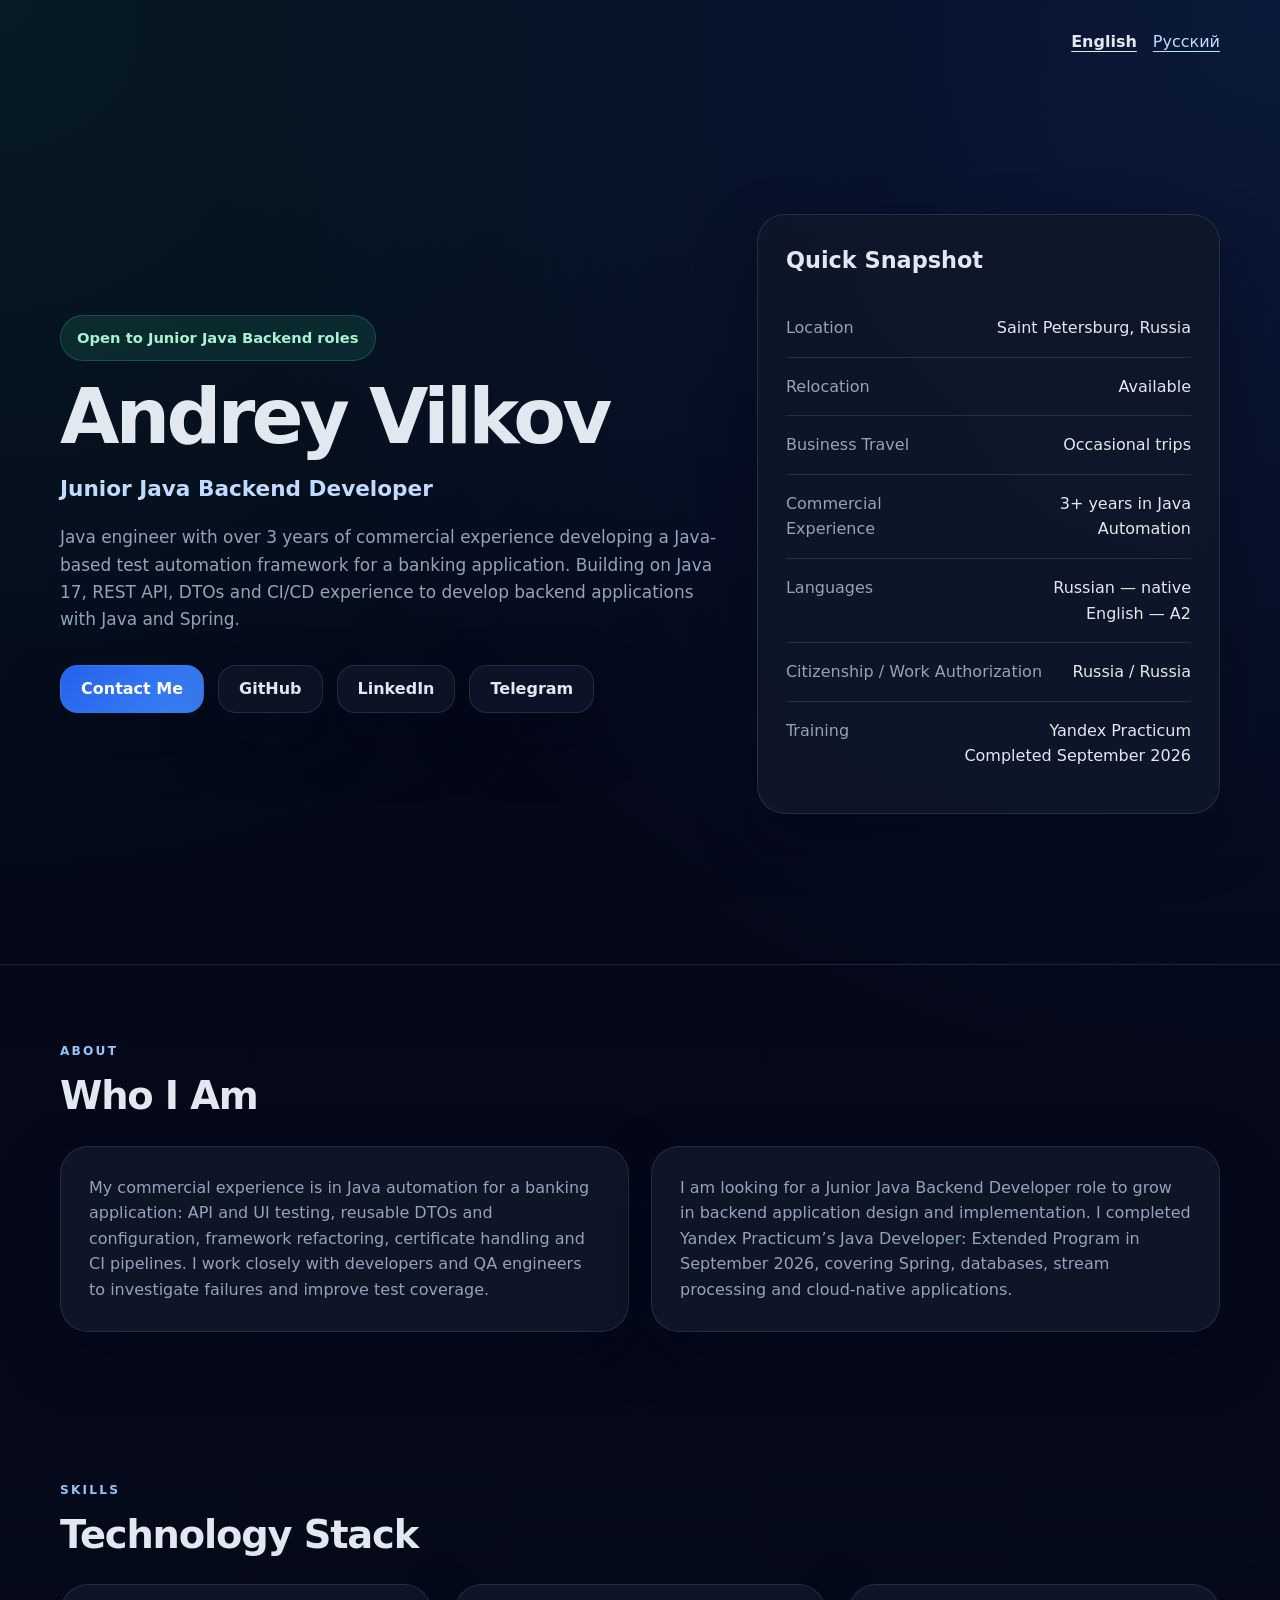
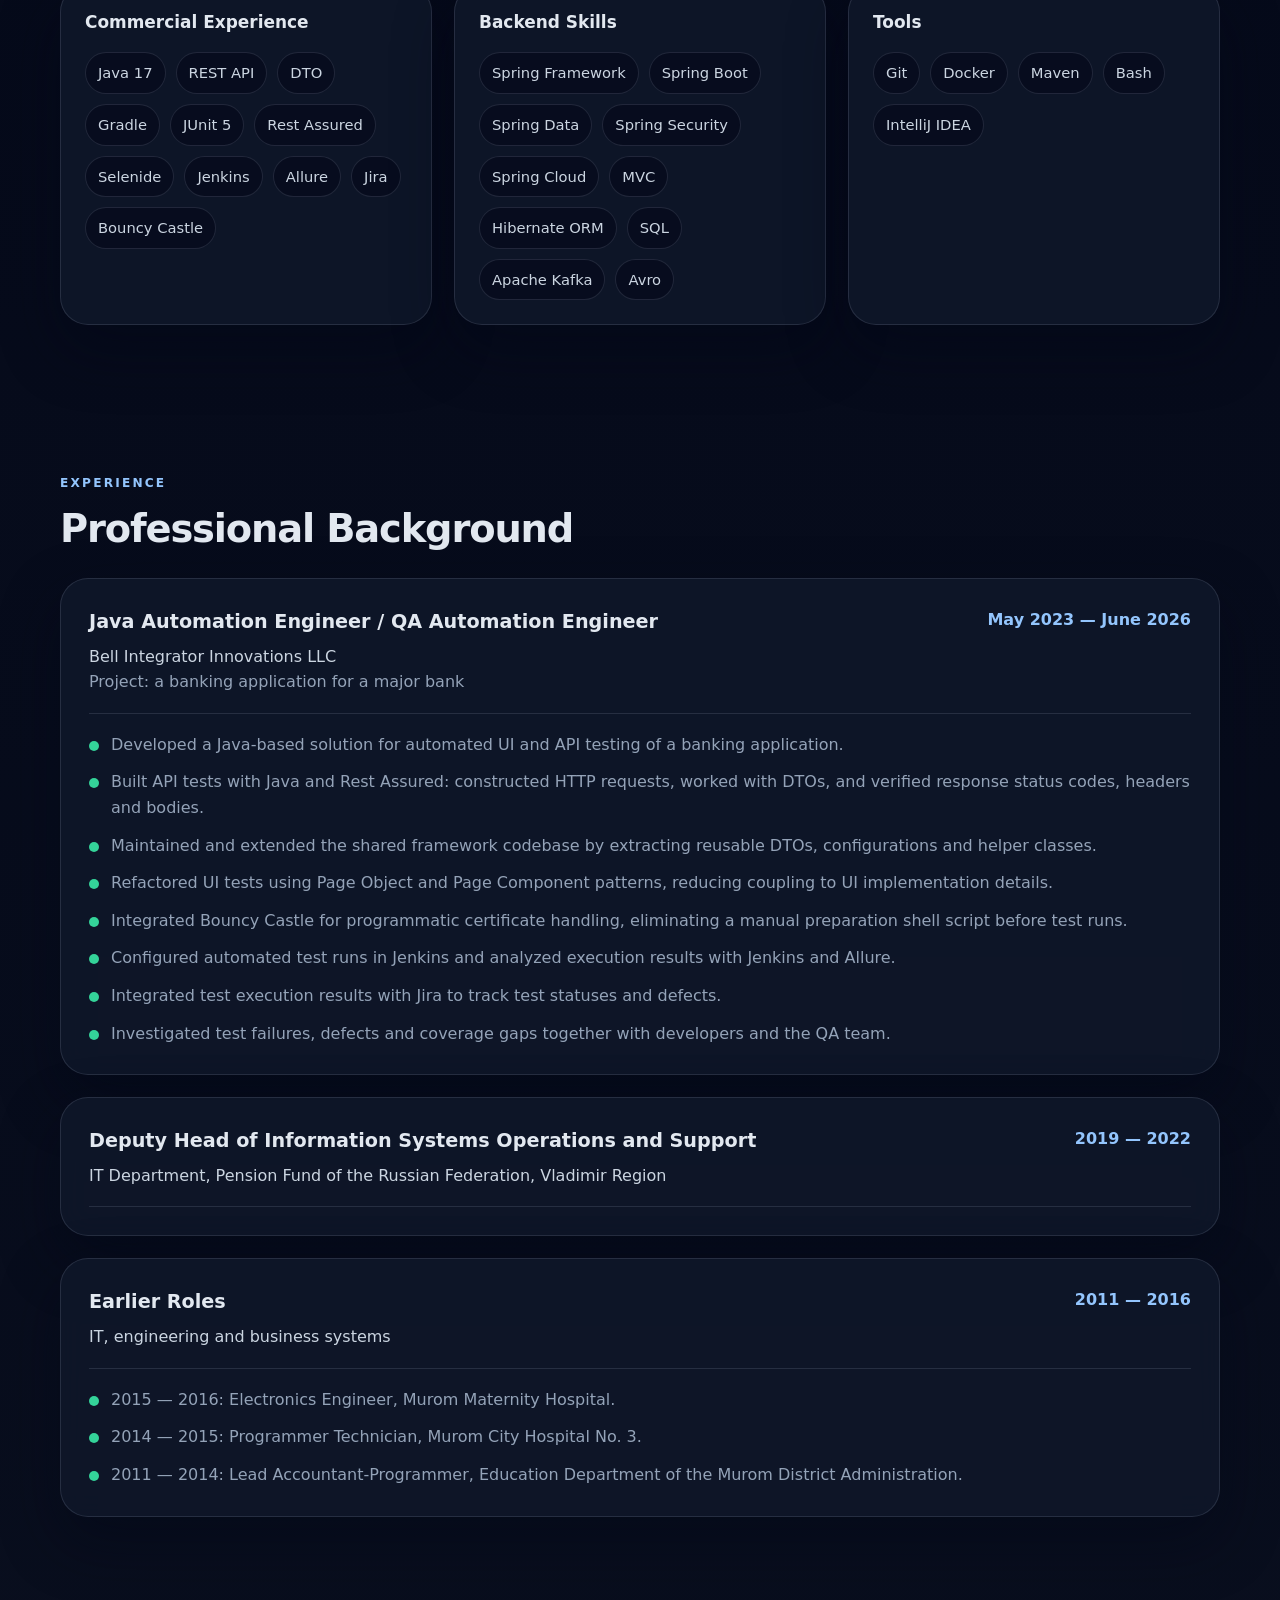
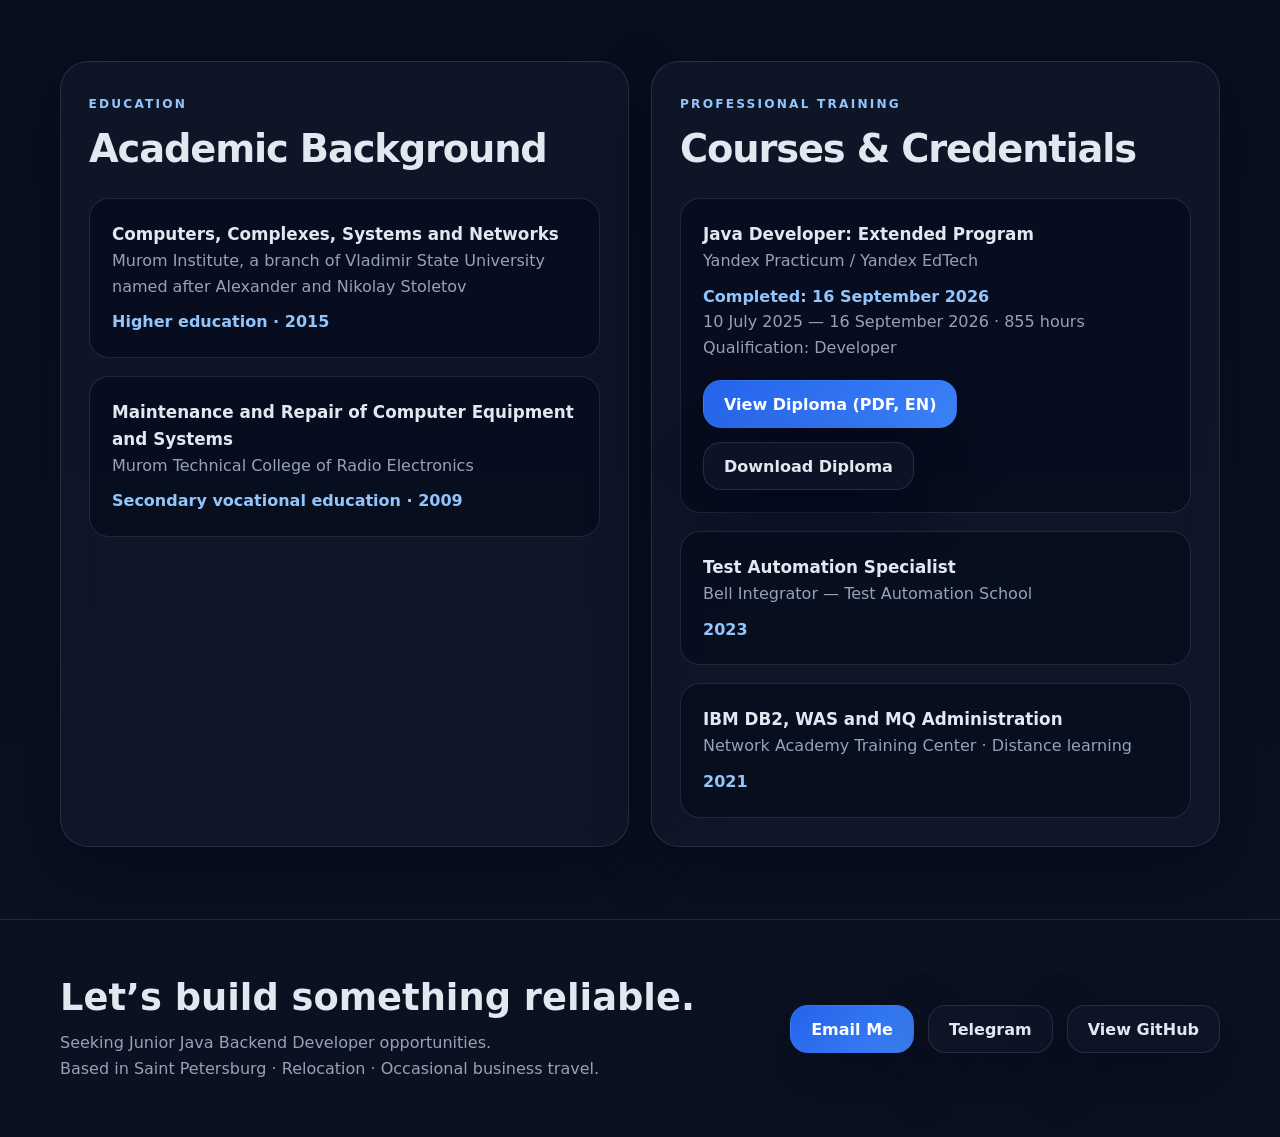
<file: index.html>
<!DOCTYPE html>
<html lang="en">
<head>
  <meta charset="UTF-8" />
  <meta name="viewport" content="width=device-width, initial-scale=1.0" />
  <meta name="description" content="Andrey Vilkov — Junior Java Backend Developer with 3+ years of commercial Java automation experience. Java 17, Spring, REST API, SQL and CI/CD." />
  <meta name="theme-color" content="#0f172a" />
  <title>Andrey Vilkov | Junior Java Backend Developer</title>
  <link rel="canonical" href="https://itrue33.github.io/" />
  <link rel="alternate" hreflang="en" href="https://itrue33.github.io/" />
  <link rel="alternate" hreflang="ru" href="https://itrue33.github.io/ru/" />
  <link rel="alternate" hreflang="x-default" href="https://itrue33.github.io/" />
  <link rel="icon" href="/assets/favicon.svg" type="image/svg+xml" />
  <link rel="stylesheet" href="/assets/styles.css" />
  <meta property="og:type" content="profile" />
  <meta property="og:title" content="Andrey Vilkov | Junior Java Backend Developer" />
  <meta property="og:description" content="Andrey Vilkov — Junior Java Backend Developer with 3+ years of commercial Java automation experience. Java 17, Spring, REST API, SQL and CI/CD." />
  <meta property="og:url" content="https://itrue33.github.io/" />
  <meta property="og:site_name" content="Andrey Vilkov" />
  <meta property="og:locale" content="en_US" />
  <meta property="og:locale:alternate" content="ru_RU" />
  <meta name="twitter:card" content="summary" />
  <meta name="twitter:title" content="Andrey Vilkov | Junior Java Backend Developer" />
  <meta name="twitter:description" content="Andrey Vilkov — Junior Java Backend Developer with 3+ years of commercial Java automation experience. Java 17, Spring, REST API, SQL and CI/CD." />
  <script type="application/ld+json">
{
  "@context": "https://schema.org",
  "@type": "ProfilePage",
  "@id": "https://itrue33.github.io/#profile",
  "url": "https://itrue33.github.io/",
  "name": "Andrey Vilkov | Junior Java Backend Developer",
  "description": "Andrey Vilkov — Junior Java Backend Developer with 3+ years of commercial Java automation experience. Java 17, Spring, REST API, SQL and CI/CD.",
  "inLanguage": "en",
  "mainEntity": {
    "@type": "Person",
    "@id": "https://itrue33.github.io/#person",
    "name": "Andrey Vilkov",
    "url": "https://itrue33.github.io/",
    "description": "Andrey Vilkov — Junior Java Backend Developer with 3+ years of commercial Java automation experience. Java 17, Spring, REST API, SQL and CI/CD.",
    "sameAs": [
      "https://github.com/ITrue33",
      "https://www.linkedin.com/in/andrew-vilkov"
    ]
  }
}
  </script>
</head>
<body>
  <header class="hero" id="top">
    <div class="container">
      <nav class="language-nav" aria-label="Site language">
        <a href="/" hreflang="en" lang="en" aria-current="page">English</a>
        <a href="/ru/" hreflang="ru" lang="ru">Русский</a>
      </nav>
      <div class="hero-grid">
        <div>
          <div class="pill">Open to Junior Java Backend roles</div>
          <h1>Andrey Vilkov</h1>
          <p class="hero-subtitle">Junior Java Backend Developer</p>
          <p class="hero-description">
            Java engineer with over 3 years of commercial experience developing a Java-based test automation
            framework for a banking application. Building on Java 17, REST API, DTOs and CI/CD experience
            to develop backend applications with Java and Spring.
          </p>
          <div class="actions">
            <a class="button button-primary" href="mailto:vilkov.andrew.usa@gmail.com">Contact Me</a>
            <a class="button" href="https://github.com/ITrue33" target="_blank" rel="noreferrer">GitHub</a>
            <a class="button" href="https://www.linkedin.com/in/andrew-vilkov" target="_blank" rel="noreferrer">LinkedIn</a>
            <a class="button" href="https://t.me/Vilkov_AM" target="_blank" rel="noreferrer">Telegram</a>
          </div>
        </div>

        <aside class="card snapshot">
          <h2>Quick Snapshot</h2>
          <div class="snapshot-row"><span class="label">Location</span><span class="value">Saint Petersburg, Russia</span></div>
          <div class="snapshot-row"><span class="label">Relocation</span><span class="value">Available</span></div>
          <div class="snapshot-row"><span class="label">Business Travel</span><span class="value">Occasional trips</span></div>
          <div class="snapshot-row"><span class="label">Commercial Experience</span><span class="value">3+ years in Java Automation</span></div>
          <div class="snapshot-row"><span class="label">Languages</span><span class="value">Russian — native<br>English — A2</span></div>
          <div class="snapshot-row"><span class="label">Citizenship / Work Authorization</span><span class="value">Russia / Russia</span></div>
          <div class="snapshot-row"><span class="label">Training</span><span class="value">Yandex Practicum<br>Completed September 2026</span></div>
        </aside>
      </div>
    </div>
  </header>

  <main>
    <section class="section">
      <div class="container">
        <span class="eyebrow">About</span>
        <h2 class="section-title">Who I Am</h2>
        <div class="grid-2" style="margin-top: 28px;">
          <article class="card content-card">
            <p>
              My commercial experience is in Java automation for a banking application: API and UI testing,
              reusable DTOs and configuration, framework refactoring, certificate handling and CI pipelines.
              I work closely with developers and QA engineers to investigate failures and improve test coverage.
            </p>
          </article>
          <article class="card content-card">
            <p>
              I am looking for a Junior Java Backend Developer role to grow in backend application design
              and implementation. I completed Yandex Practicum’s Java Developer: Extended Program in September
              2026, covering Spring, databases, stream processing and cloud-native applications.
            </p>
          </article>
        </div>
      </div>
    </section>

    <section class="section">
      <div class="container">
        <span class="eyebrow">Skills</span>
        <h2 class="section-title">Technology Stack</h2>
        <div class="grid-3" style="margin-top: 28px;">
          <article class="card skill-card">
            <h3>Commercial Experience</h3>
            <div class="tags">
              <span class="tag">Java 17</span>
              <span class="tag">REST API</span>
              <span class="tag">DTO</span>
              <span class="tag">Gradle</span>
              <span class="tag">JUnit 5</span>
              <span class="tag">Rest Assured</span>
              <span class="tag">Selenide</span>
              <span class="tag">Jenkins</span>
              <span class="tag">Allure</span>
              <span class="tag">Jira</span>
              <span class="tag">Bouncy Castle</span>
            </div>
          </article>
          <article class="card skill-card">
            <h3>Backend Skills</h3>
            <div class="tags">
              <span class="tag">Spring Framework</span>
              <span class="tag">Spring Boot</span>
              <span class="tag">Spring Data</span>
              <span class="tag">Spring Security</span>
              <span class="tag">Spring Cloud</span>
              <span class="tag">MVC</span>
              <span class="tag">Hibernate ORM</span>
              <span class="tag">SQL</span>
              <span class="tag">Apache Kafka</span>
              <span class="tag">Avro</span>
            </div>
          </article>
          <article class="card skill-card">
            <h3>Tools</h3>
            <div class="tags">
              <span class="tag">Git</span>
              <span class="tag">Docker</span>
              <span class="tag">Maven</span>
              <span class="tag">Bash</span>
              <span class="tag">IntelliJ IDEA</span>
            </div>
          </article>
        </div>
      </div>
    </section>

    <section class="section">
      <div class="container">
        <span class="eyebrow">Experience</span>
        <h2 class="section-title">Professional Background</h2>
        <div class="timeline" style="margin-top: 28px;">
          <article class="card job-card">
            <div class="job-header">
              <div>
                <h3>Java Automation Engineer / QA Automation Engineer</h3>
                <div class="job-company">Bell Integrator Innovations LLC</div>
                <div class="subtle">Project: a banking application for a major bank</div>
              </div>
              <div class="job-period">May 2023 — June 2026</div>
            </div>
            <ul class="job-list">
              <li><span class="dot"></span><span>Developed a Java-based solution for automated UI and API testing of a banking application.</span></li>
              <li><span class="dot"></span><span>Built API tests with Java and Rest Assured: constructed HTTP requests, worked with DTOs, and verified response status codes, headers and bodies.</span></li>
              <li><span class="dot"></span><span>Maintained and extended the shared framework codebase by extracting reusable DTOs, configurations and helper classes.</span></li>
              <li><span class="dot"></span><span>Refactored UI tests using Page Object and Page Component patterns, reducing coupling to UI implementation details.</span></li>
              <li><span class="dot"></span><span>Integrated Bouncy Castle for programmatic certificate handling, eliminating a manual preparation shell script before test runs.</span></li>
              <li><span class="dot"></span><span>Configured automated test runs in Jenkins and analyzed execution results with Jenkins and Allure.</span></li>
              <li><span class="dot"></span><span>Integrated test execution results with Jira to track test statuses and defects.</span></li>
              <li><span class="dot"></span><span>Investigated test failures, defects and coverage gaps together with developers and the QA team.</span></li>
            </ul>
          </article>

          <article class="card job-card">
            <div class="job-header">
              <div>
                <h3>Deputy Head of Information Systems Operations and Support</h3>
                <div class="job-company">IT Department, Pension Fund of the Russian Federation, Vladimir Region</div>
              </div>
              <div class="job-period">2019 — 2022</div>
            </div>
          </article>

          <article class="card job-card">
            <div class="job-header">
              <div>
                <h3>Earlier Roles</h3>
                <div class="job-company">IT, engineering and business systems</div>
              </div>
              <div class="job-period">2011 — 2016</div>
            </div>
            <ul class="job-list">
              <li><span class="dot"></span><span>2015 — 2016: Electronics Engineer, Murom Maternity Hospital.</span></li>
              <li><span class="dot"></span><span>2014 — 2015: Programmer Technician, Murom City Hospital No. 3.</span></li>
              <li><span class="dot"></span><span>2011 — 2014: Lead Accountant-Programmer, Education Department of the Murom District Administration.</span></li>
            </ul>
          </article>
        </div>
      </div>
    </section>

    <section class="section" id="education">
      <div class="container">
        <div class="grid-2">
          <article class="card content-card">
            <span class="eyebrow">Education</span>
            <h2 class="section-title">Academic Background</h2>
            <div style="margin-top: 28px; display: grid; gap: 18px;">
              <div class="edu-item">
                <h3>Computers, Complexes, Systems and Networks</h3>
                <div class="subtle">Murom Institute, a branch of Vladimir State University named after Alexander and Nikolay Stoletov</div>
                <div class="accent" style="margin-top: 10px;">Higher education · 2015</div>
              </div>
              <div class="edu-item">
                <h3>Maintenance and Repair of Computer Equipment and Systems</h3>
                <div class="subtle">Murom Technical College of Radio Electronics</div>
                <div class="accent" style="margin-top: 10px;">Secondary vocational education · 2009</div>
              </div>
            </div>
          </article>

          <article class="card content-card">
            <span class="eyebrow">Professional Training</span>
            <h2 class="section-title">Courses &amp; Credentials</h2>
            <div style="margin-top: 28px; display: grid; gap: 18px;">
              <div class="learning-card">
                <h3>Java Developer: Extended Program</h3>
                <div class="subtle">Yandex Practicum / Yandex EdTech</div>
                <div class="accent" style="margin-top: 10px;">Completed: 16 September 2026</div>
                <div class="subtle">10 July 2025 — 16 September 2026 · 855 hours</div>
                <div class="subtle">Qualification: Developer</div>
                <div class="actions" style="margin-top: 20px;">
                  <a class="button button-primary" href="/assets/documents/Andrey_Vilkov_Java_Developer_Diploma_2026.pdf" target="_blank" rel="noreferrer">View Diploma (PDF, EN)</a>
                  <a class="button" href="/assets/documents/Andrey_Vilkov_Java_Developer_Diploma_2026.pdf" download>Download Diploma</a>
                </div>
              </div>
              <div class="learning-card">
                <h3>Test Automation Specialist</h3>
                <div class="subtle">Bell Integrator — Test Automation School</div>
                <div class="accent" style="margin-top: 10px;">2023</div>
              </div>
              <div class="learning-card">
                <h3>IBM DB2, WAS and MQ Administration</h3>
                <div class="subtle">Network Academy Training Center · Distance learning</div>
                <div class="accent" style="margin-top: 10px;">2021</div>
              </div>
            </div>
          </article>
        </div>
      </div>
    </section>
  </main>

  <footer class="footer">
    <div class="container">
      <div class="footer-wrap">
        <div>
          <h2>Let’s build something reliable.</h2>
          <p>Seeking Junior Java Backend Developer opportunities.<br>Based in Saint Petersburg · Relocation · Occasional business travel.</p>
        </div>
        <div class="actions" style="margin-top: 0;">
          <a class="button button-primary" href="mailto:vilkov.andrew.usa@gmail.com">Email Me</a>
          <a class="button" href="https://t.me/Vilkov_AM" target="_blank" rel="noreferrer">Telegram</a>
          <a class="button" href="https://github.com/ITrue33" target="_blank" rel="noreferrer">View GitHub</a>
        </div>
      </div>
    </div>
  </footer>
</body>
</html>
</file>
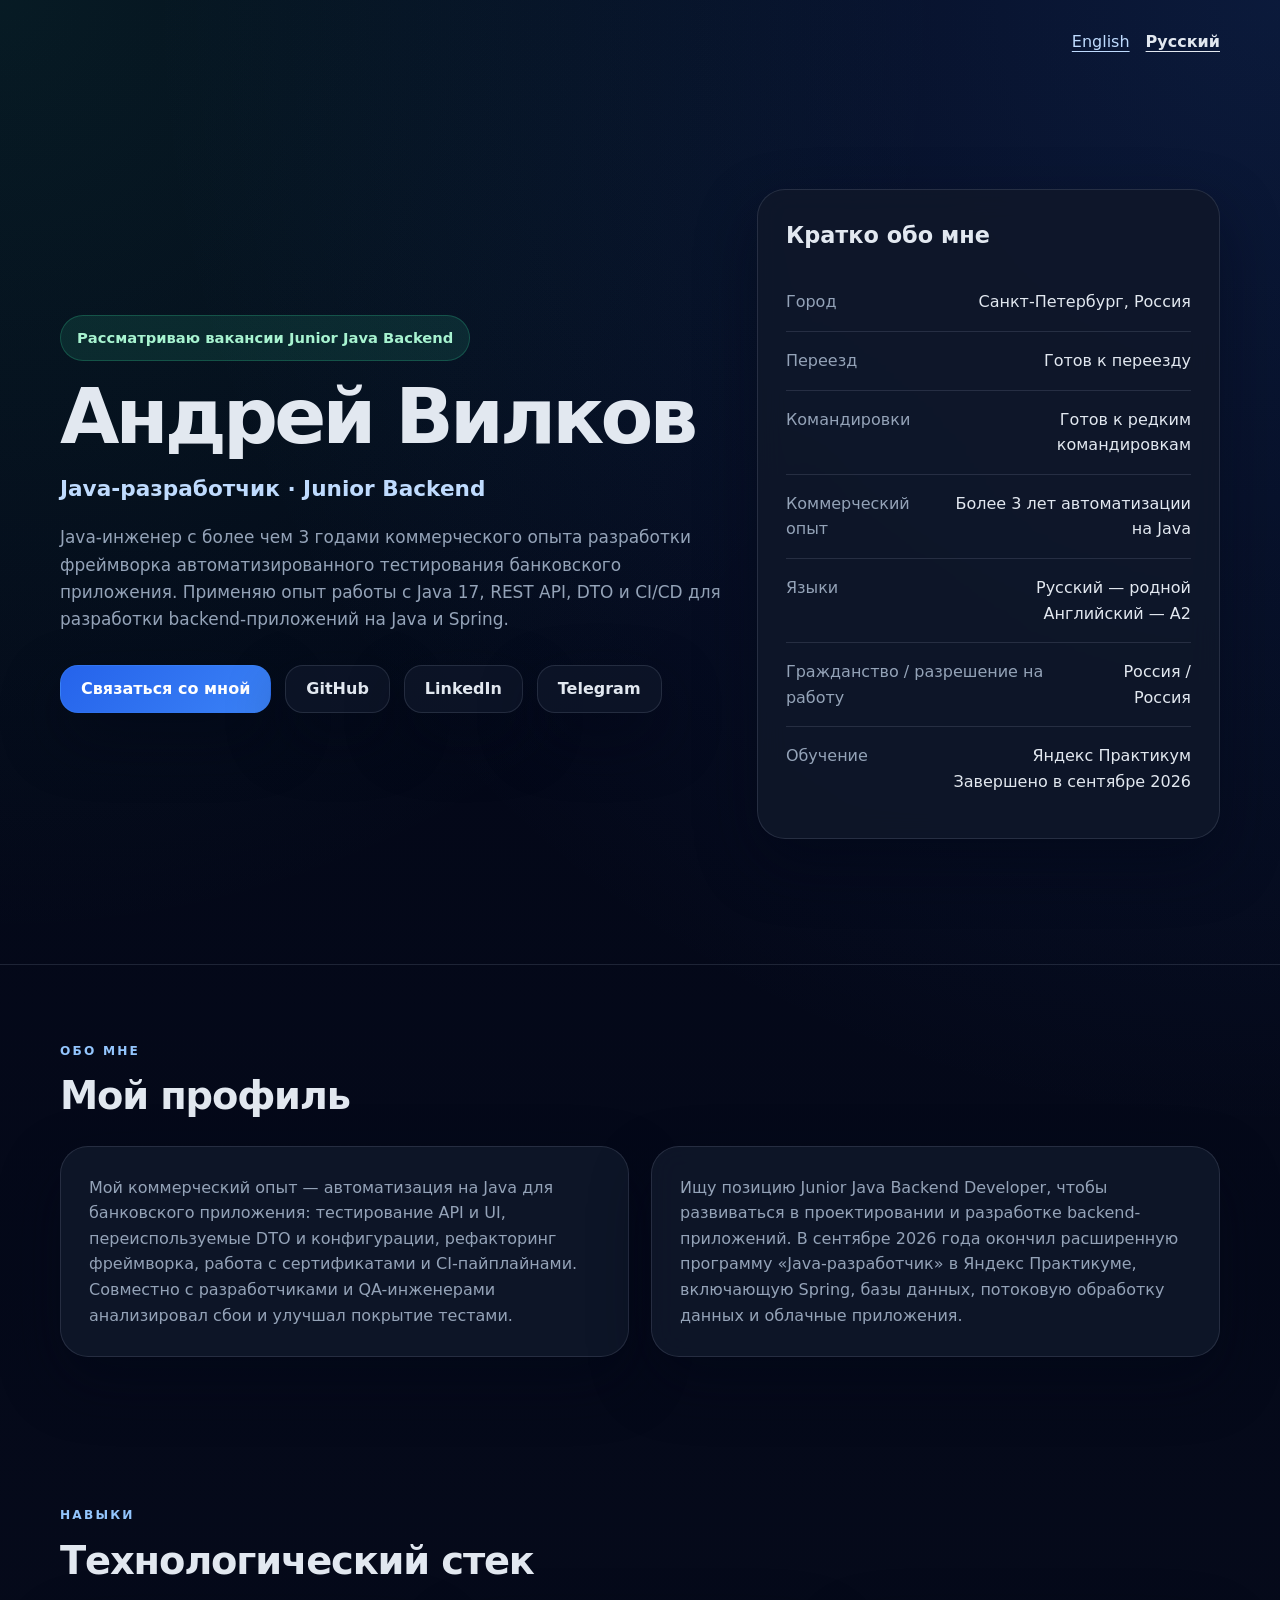
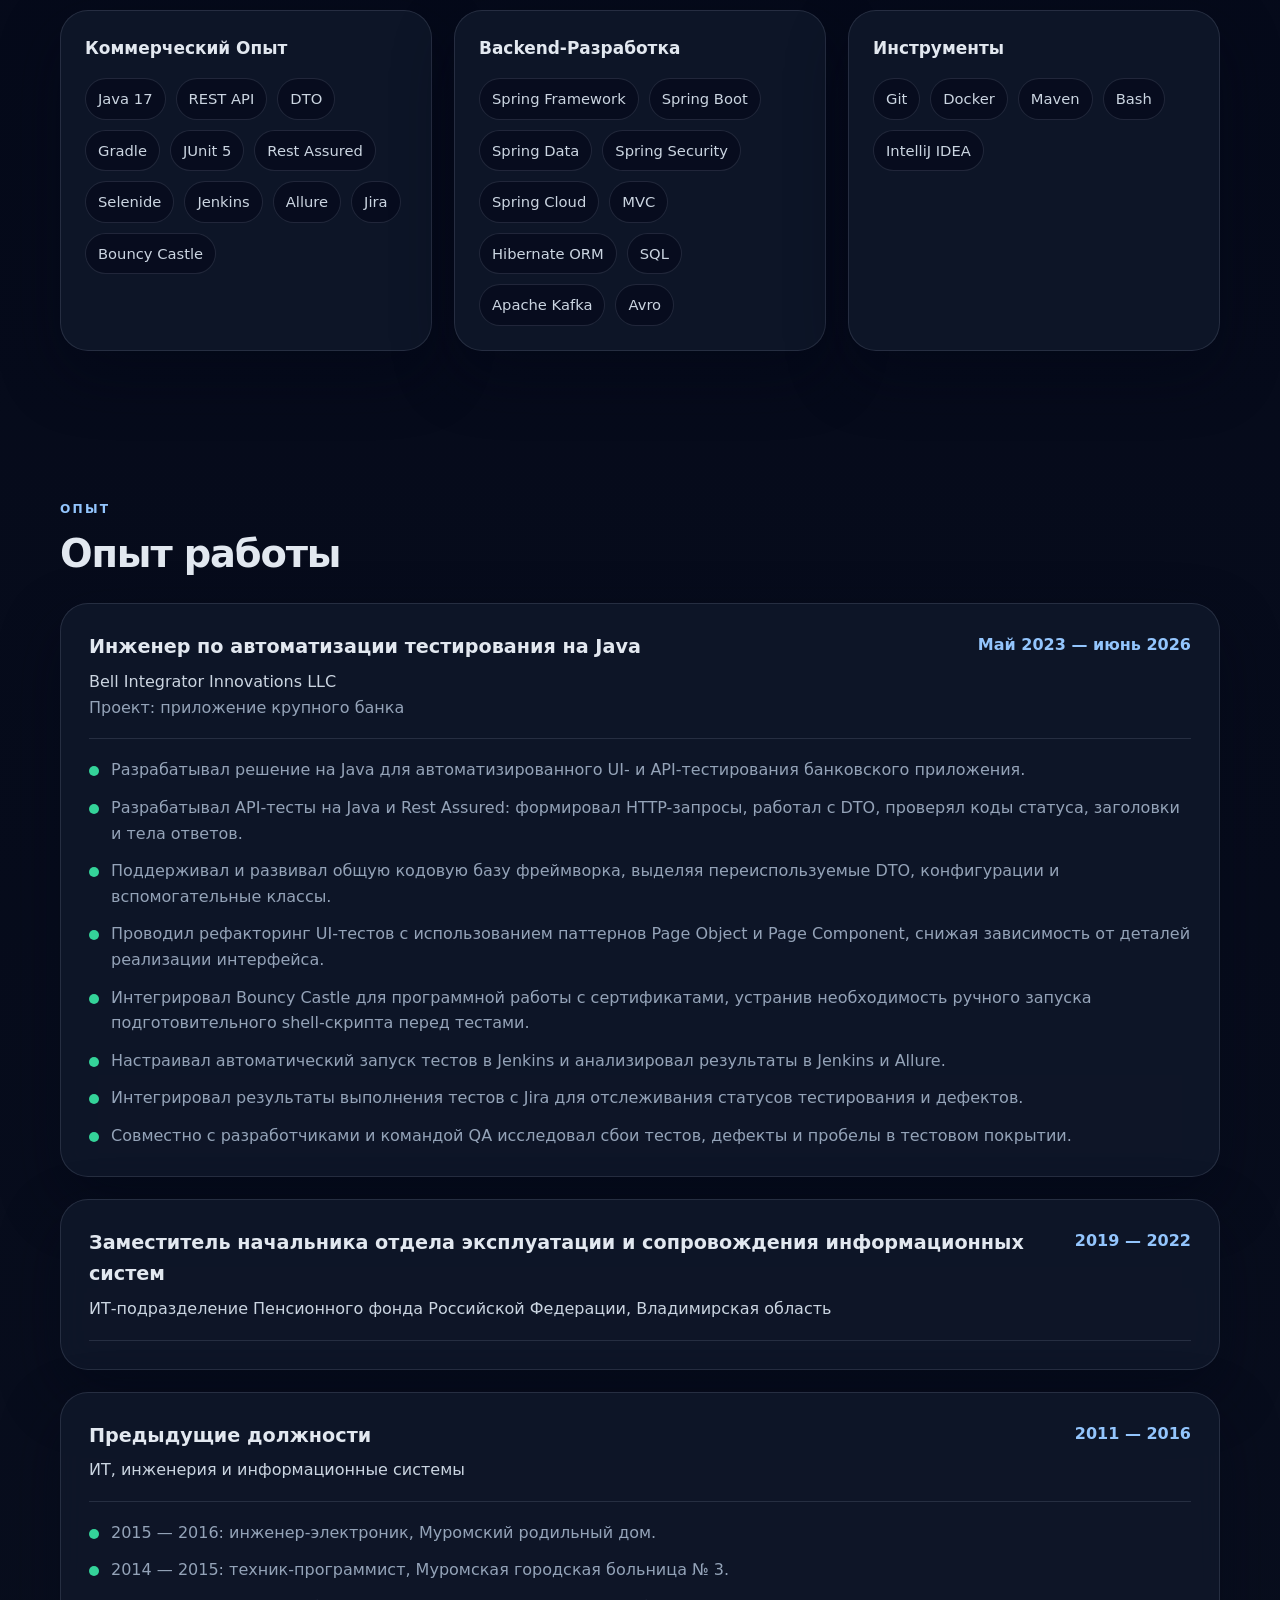
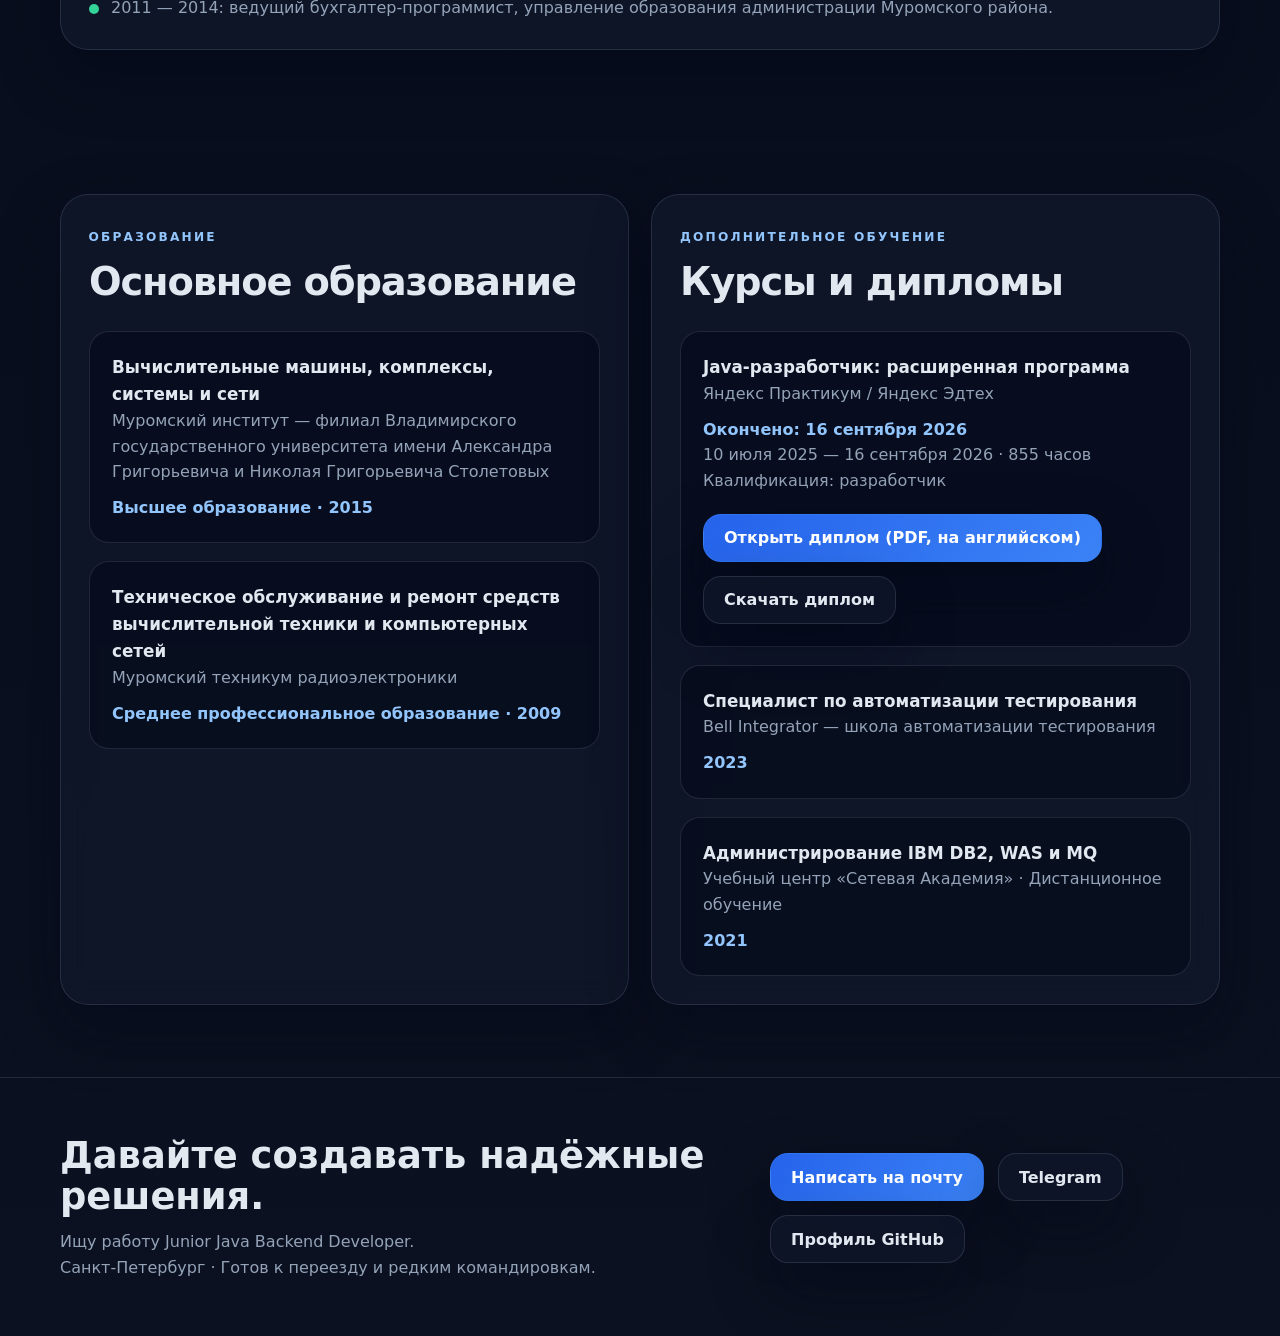
<file: ru/index.html>
<!DOCTYPE html>
<html lang="ru">
<head>
  <meta charset="UTF-8" />
  <meta name="viewport" content="width=device-width, initial-scale=1.0" />
  <meta name="description" content="Андрей Вилков — Junior Java Backend Developer. Более 3 лет коммерческого опыта автоматизации на Java. Java 17, Spring, REST API, SQL и CI/CD. Санкт-Петербург." />
  <meta name="theme-color" content="#0f172a" />
  <title>Андрей Вилков | Java-разработчик — резюме</title>
  <link rel="canonical" href="https://itrue33.github.io/ru/" />
  <link rel="alternate" hreflang="en" href="https://itrue33.github.io/" />
  <link rel="alternate" hreflang="ru" href="https://itrue33.github.io/ru/" />
  <link rel="alternate" hreflang="x-default" href="https://itrue33.github.io/" />
  <link rel="icon" href="/assets/favicon.svg" type="image/svg+xml" />
  <link rel="stylesheet" href="/assets/styles.css" />
  <meta property="og:type" content="profile" />
  <meta property="og:title" content="Андрей Вилков | Java-разработчик — резюме" />
  <meta property="og:description" content="Андрей Вилков — Junior Java Backend Developer. Более 3 лет коммерческого опыта автоматизации на Java. Java 17, Spring, REST API, SQL и CI/CD. Санкт-Петербург." />
  <meta property="og:url" content="https://itrue33.github.io/ru/" />
  <meta property="og:site_name" content="Andrey Vilkov" />
  <meta property="og:locale" content="ru_RU" />
  <meta property="og:locale:alternate" content="en_US" />
  <meta name="twitter:card" content="summary" />
  <meta name="twitter:title" content="Андрей Вилков | Java-разработчик — резюме" />
  <meta name="twitter:description" content="Андрей Вилков — Junior Java Backend Developer. Более 3 лет коммерческого опыта автоматизации на Java. Java 17, Spring, REST API, SQL и CI/CD. Санкт-Петербург." />
  <script type="application/ld+json">
{
  "@context": "https://schema.org",
  "@type": "ProfilePage",
  "@id": "https://itrue33.github.io/ru/#profile",
  "url": "https://itrue33.github.io/ru/",
  "name": "Андрей Вилков | Java-разработчик — резюме",
  "description": "Андрей Вилков — Junior Java Backend Developer. Более 3 лет коммерческого опыта автоматизации на Java. Java 17, Spring, REST API, SQL и CI/CD. Санкт-Петербург.",
  "inLanguage": "ru",
  "mainEntity": {
    "@type": "Person",
    "@id": "https://itrue33.github.io/#person",
    "name": "Андрей Вилков",
    "url": "https://itrue33.github.io/",
    "description": "Андрей Вилков — Junior Java Backend Developer. Более 3 лет коммерческого опыта автоматизации на Java. Java 17, Spring, REST API, SQL и CI/CD. Санкт-Петербург.",
    "sameAs": [
      "https://github.com/ITrue33",
      "https://www.linkedin.com/in/andrew-vilkov"
    ]
  }
}
  </script>
</head>
<body>
  <header class="hero" id="top">
    <div class="container">
      <nav class="language-nav" aria-label="Язык сайта">
        <a href="/" hreflang="en" lang="en">English</a>
        <a href="/ru/" hreflang="ru" lang="ru" aria-current="page">Русский</a>
      </nav>
      <div class="hero-grid">
        <div>
          <div class="pill">Рассматриваю вакансии Junior Java Backend</div>
          <h1>Андрей Вилков</h1>
          <p class="hero-subtitle">Java-разработчик · Junior Backend</p>
          <p class="hero-description">
            Java-инженер с более чем 3 годами коммерческого опыта разработки фреймворка автоматизированного тестирования банковского приложения. Применяю опыт работы с Java 17, REST API, DTO и CI/CD для разработки backend-приложений на Java и Spring.
          </p>
          <div class="actions">
            <a class="button button-primary" href="mailto:vilkov.andrew.usa@gmail.com">Связаться со мной</a>
            <a class="button" href="https://github.com/ITrue33" target="_blank" rel="noreferrer">GitHub</a>
            <a class="button" href="https://www.linkedin.com/in/andrew-vilkov" target="_blank" rel="noreferrer">LinkedIn</a>
            <a class="button" href="https://t.me/Vilkov_AM" target="_blank" rel="noreferrer">Telegram</a>
          </div>
        </div>

        <aside class="card snapshot">
          <h2>Кратко обо мне</h2>
          <div class="snapshot-row"><span class="label">Город</span><span class="value">Санкт-Петербург, Россия</span></div>
          <div class="snapshot-row"><span class="label">Переезд</span><span class="value">Готов к переезду</span></div>
          <div class="snapshot-row"><span class="label">Командировки</span><span class="value">Готов к редким командировкам</span></div>
          <div class="snapshot-row"><span class="label">Коммерческий опыт</span><span class="value">Более 3 лет автоматизации на Java</span></div>
          <div class="snapshot-row"><span class="label">Языки</span><span class="value">Русский — родной<br>Английский — A2</span></div>
          <div class="snapshot-row"><span class="label">Гражданство / разрешение на работу</span><span class="value">Россия / Россия</span></div>
          <div class="snapshot-row"><span class="label">Обучение</span><span class="value">Яндекс Практикум<br>Завершено в сентябре 2026</span></div>
        </aside>
      </div>
    </div>
  </header>

  <main>
    <section class="section">
      <div class="container">
        <span class="eyebrow">Обо мне</span>
        <h2 class="section-title">Мой профиль</h2>
        <div class="grid-2" style="margin-top: 28px;">
          <article class="card content-card">
            <p>
              Мой коммерческий опыт — автоматизация на Java для банковского приложения: тестирование API и UI, переиспользуемые DTO и конфигурации, рефакторинг фреймворка, работа с сертификатами и CI-пайплайнами. Совместно с разработчиками и QA-инженерами анализировал сбои и улучшал покрытие тестами.
            </p>
          </article>
          <article class="card content-card">
            <p>
              Ищу позицию Junior Java Backend Developer, чтобы развиваться в проектировании и разработке backend-приложений. В сентябре 2026 года окончил расширенную программу «Java-разработчик» в Яндекс Практикуме, включающую Spring, базы данных, потоковую обработку данных и облачные приложения.
            </p>
          </article>
        </div>
      </div>
    </section>

    <section class="section">
      <div class="container">
        <span class="eyebrow">Навыки</span>
        <h2 class="section-title">Технологический стек</h2>
        <div class="grid-3" style="margin-top: 28px;">
          <article class="card skill-card">
            <h3>Коммерческий опыт</h3>
            <div class="tags">
              <span class="tag">Java 17</span>
              <span class="tag">REST API</span>
              <span class="tag">DTO</span>
              <span class="tag">Gradle</span>
              <span class="tag">JUnit 5</span>
              <span class="tag">Rest Assured</span>
              <span class="tag">Selenide</span>
              <span class="tag">Jenkins</span>
              <span class="tag">Allure</span>
              <span class="tag">Jira</span>
              <span class="tag">Bouncy Castle</span>
            </div>
          </article>
          <article class="card skill-card">
            <h3>Backend-разработка</h3>
            <div class="tags">
              <span class="tag">Spring Framework</span>
              <span class="tag">Spring Boot</span>
              <span class="tag">Spring Data</span>
              <span class="tag">Spring Security</span>
              <span class="tag">Spring Cloud</span>
              <span class="tag">MVC</span>
              <span class="tag">Hibernate ORM</span>
              <span class="tag">SQL</span>
              <span class="tag">Apache Kafka</span>
              <span class="tag">Avro</span>
            </div>
          </article>
          <article class="card skill-card">
            <h3>Инструменты</h3>
            <div class="tags">
              <span class="tag">Git</span>
              <span class="tag">Docker</span>
              <span class="tag">Maven</span>
              <span class="tag">Bash</span>
              <span class="tag">IntelliJ IDEA</span>
            </div>
          </article>
        </div>
      </div>
    </section>

    <section class="section">
      <div class="container">
        <span class="eyebrow">Опыт</span>
        <h2 class="section-title">Опыт работы</h2>
        <div class="timeline" style="margin-top: 28px;">
          <article class="card job-card">
            <div class="job-header">
              <div>
                <h3>Инженер по автоматизации тестирования на Java</h3>
                <div class="job-company">Bell Integrator Innovations LLC</div>
                <div class="subtle">Проект: приложение крупного банка</div>
              </div>
              <div class="job-period">Май 2023 — июнь 2026</div>
            </div>
            <ul class="job-list">
              <li><span class="dot"></span><span>Разрабатывал решение на Java для автоматизированного UI- и API-тестирования банковского приложения.</span></li>
              <li><span class="dot"></span><span>Разрабатывал API-тесты на Java и Rest Assured: формировал HTTP-запросы, работал с DTO, проверял коды статуса, заголовки и тела ответов.</span></li>
              <li><span class="dot"></span><span>Поддерживал и развивал общую кодовую базу фреймворка, выделяя переиспользуемые DTO, конфигурации и вспомогательные классы.</span></li>
              <li><span class="dot"></span><span>Проводил рефакторинг UI-тестов с использованием паттернов Page Object и Page Component, снижая зависимость от деталей реализации интерфейса.</span></li>
              <li><span class="dot"></span><span>Интегрировал Bouncy Castle для программной работы с сертификатами, устранив необходимость ручного запуска подготовительного shell-скрипта перед тестами.</span></li>
              <li><span class="dot"></span><span>Настраивал автоматический запуск тестов в Jenkins и анализировал результаты в Jenkins и Allure.</span></li>
              <li><span class="dot"></span><span>Интегрировал результаты выполнения тестов с Jira для отслеживания статусов тестирования и дефектов.</span></li>
              <li><span class="dot"></span><span>Совместно с разработчиками и командой QA исследовал сбои тестов, дефекты и пробелы в тестовом покрытии.</span></li>
            </ul>
          </article>

          <article class="card job-card">
            <div class="job-header">
              <div>
                <h3>Заместитель начальника отдела эксплуатации и сопровождения информационных систем</h3>
                <div class="job-company">ИТ-подразделение Пенсионного фонда Российской Федерации, Владимирская область</div>
              </div>
              <div class="job-period">2019 — 2022</div>
            </div>
          </article>

          <article class="card job-card">
            <div class="job-header">
              <div>
                <h3>Предыдущие должности</h3>
                <div class="job-company">ИТ, инженерия и информационные системы</div>
              </div>
              <div class="job-period">2011 — 2016</div>
            </div>
            <ul class="job-list">
              <li><span class="dot"></span><span>2015 — 2016: инженер-электроник, Муромский родильный дом.</span></li>
              <li><span class="dot"></span><span>2014 — 2015: техник-программист, Муромская городская больница № 3.</span></li>
              <li><span class="dot"></span><span>2011 — 2014: ведущий бухгалтер-программист, управление образования администрации Муромского района.</span></li>
            </ul>
          </article>
        </div>
      </div>
    </section>

    <section class="section" id="education">
      <div class="container">
        <div class="grid-2">
          <article class="card content-card">
            <span class="eyebrow">Образование</span>
            <h2 class="section-title">Основное образование</h2>
            <div style="margin-top: 28px; display: grid; gap: 18px;">
              <div class="edu-item">
                <h3>Вычислительные машины, комплексы, системы и сети</h3>
                <div class="subtle">Муромский институт — филиал Владимирского государственного университета имени Александра Григорьевича и Николая Григорьевича Столетовых</div>
                <div class="accent" style="margin-top: 10px;">Высшее образование · 2015</div>
              </div>
              <div class="edu-item">
                <h3>Техническое обслуживание и ремонт средств вычислительной техники и компьютерных сетей</h3>
                <div class="subtle">Муромский техникум радиоэлектроники</div>
                <div class="accent" style="margin-top: 10px;">Среднее профессиональное образование · 2009</div>
              </div>
            </div>
          </article>

          <article class="card content-card">
            <span class="eyebrow">Дополнительное обучение</span>
            <h2 class="section-title">Курсы и дипломы</h2>
            <div style="margin-top: 28px; display: grid; gap: 18px;">
              <div class="learning-card">
                <h3>Java-разработчик: расширенная программа</h3>
                <div class="subtle">Яндекс Практикум / Яндекс Эдтех</div>
                <div class="accent" style="margin-top: 10px;">Окончено: 16 сентября 2026</div>
                <div class="subtle">10 июля 2025 — 16 сентября 2026 · 855 часов</div>
                <div class="subtle">Квалификация: разработчик</div>
                <div class="actions" style="margin-top: 20px;">
                  <a class="button button-primary" href="/assets/documents/Andrey_Vilkov_Java_Developer_Diploma_2026.pdf" target="_blank" rel="noreferrer">Открыть диплом (PDF, на английском)</a>
                  <a class="button" href="/assets/documents/Andrey_Vilkov_Java_Developer_Diploma_2026.pdf" download>Скачать диплом</a>
                </div>
              </div>
              <div class="learning-card">
                <h3>Специалист по автоматизации тестирования</h3>
                <div class="subtle">Bell Integrator — школа автоматизации тестирования</div>
                <div class="accent" style="margin-top: 10px;">2023</div>
              </div>
              <div class="learning-card">
                <h3>Администрирование IBM DB2, WAS и MQ</h3>
                <div class="subtle">Учебный центр «Сетевая Академия» · Дистанционное обучение</div>
                <div class="accent" style="margin-top: 10px;">2021</div>
              </div>
            </div>
          </article>
        </div>
      </div>
    </section>
  </main>

  <footer class="footer">
    <div class="container">
      <div class="footer-wrap">
        <div>
          <h2>Давайте создавать надёжные решения.</h2>
          <p>Ищу работу Junior Java Backend Developer.<br>Санкт-Петербург · Готов к переезду и редким командировкам.</p>
        </div>
        <div class="actions" style="margin-top: 0;">
          <a class="button button-primary" href="mailto:vilkov.andrew.usa@gmail.com">Написать на почту</a>
          <a class="button" href="https://t.me/Vilkov_AM" target="_blank" rel="noreferrer">Telegram</a>
          <a class="button" href="https://github.com/ITrue33" target="_blank" rel="noreferrer">Профиль GitHub</a>
        </div>
      </div>
    </div>
  </footer>
</body>
</html>
</file>
<file: assets/styles.css>
:root {
  --bg: #020617;
  --panel: rgba(15, 23, 42, 0.88);
  --panel-solid: #0f172a;
  --panel-soft: #111827;
  --border: rgba(148, 163, 184, 0.18);
  --text: #e2e8f0;
  --muted: #94a3b8;
  --blue: #3b82f6;
  --blue-soft: rgba(59, 130, 246, 0.16);
  --emerald: #34d399;
  --shadow: 0 24px 60px rgba(2, 6, 23, 0.45);
  --radius-xl: 28px;
  --radius-lg: 20px;
  --max-width: 1160px;
}

* { box-sizing: border-box; }
html { scroll-behavior: smooth; }
body {
  margin: 0;
  font-family: Inter, ui-sans-serif, system-ui, -apple-system, BlinkMacSystemFont, "Segoe UI", sans-serif;
  color: var(--text);
  background:
    radial-gradient(circle at top right, rgba(59, 130, 246, 0.16), transparent 24%),
    radial-gradient(circle at top left, rgba(52, 211, 153, 0.10), transparent 20%),
    linear-gradient(180deg, #020617 0%, #0b1120 100%);
  line-height: 1.6;
}

a { color: inherit; text-decoration: none; }
a:focus-visible { outline: 3px solid #93c5fd; outline-offset: 5px; }
.contact-details { display: flex; flex-wrap: wrap; gap: 8px 20px; margin-top: 20px; color: #bfdbfe; }
.contact-details a { overflow-wrap: anywhere; text-decoration: underline; text-underline-offset: 4px; }
img { max-width: 100%; display: block; }

.container {
  width: min(calc(100% - 32px), var(--max-width));
  margin: 0 auto;
}

.section { padding: 72px 0; }
.section-title {
  margin: 0;
  font-size: clamp(1.95rem, 3vw, 2.7rem);
  line-height: 1.1;
  letter-spacing: -0.03em;
}
.eyebrow {
  display: inline-block;
  margin-bottom: 14px;
  color: #93c5fd;
  text-transform: uppercase;
  letter-spacing: 0.18em;
  font-size: 0.76rem;
  font-weight: 700;
}

.hero {
  position: relative;
  overflow: hidden;
  border-bottom: 1px solid var(--border);
}

.hero-grid {
  display: grid;
  grid-template-columns: 1.3fr 0.9fr;
  gap: 28px;
  align-items: center;
  min-height: 100vh;
  padding: 48px 0;
}

.pill {
  display: inline-flex;
  align-items: center;
  gap: 10px;
  padding: 10px 16px;
  border-radius: 999px;
  background: rgba(52, 211, 153, 0.12);
  border: 1px solid rgba(52, 211, 153, 0.24);
  color: #a7f3d0;
  font-size: 0.92rem;
  font-weight: 600;
}

.hero h1 {
  margin: 18px 0 0;
  font-size: clamp(3rem, 6vw, 5.4rem);
  line-height: 0.98;
  letter-spacing: -0.05em;
}

.hero-subtitle {
  margin: 18px 0 0;
  color: #bfdbfe;
  font-size: clamp(1.05rem, 2vw, 1.35rem);
  font-weight: 600;
}

.hero-description {
  max-width: 740px;
  margin: 18px 0 0;
  color: var(--muted);
  font-size: 1.06rem;
}

.actions {
  display: flex;
  flex-wrap: wrap;
  gap: 14px;
  margin-top: 32px;
}

.button {
  display: inline-flex;
  align-items: center;
  justify-content: center;
  min-height: 48px;
  padding: 0 20px;
  border-radius: 18px;
  border: 1px solid var(--border);
  background: rgba(15, 23, 42, 0.78);
  color: var(--text);
  font-weight: 700;
  transition: transform 160ms ease, border-color 160ms ease, background 160ms ease;
  box-shadow: var(--shadow);
}

.button:hover {
  transform: translateY(-2px);
  border-color: rgba(148, 163, 184, 0.42);
  background: rgba(17, 24, 39, 0.96);
}

.button-primary {
  background: linear-gradient(135deg, #2563eb, #3b82f6);
  border-color: rgba(59, 130, 246, 0.4);
  color: white;
}

.button-primary:hover {
  background: linear-gradient(135deg, #1d4ed8, #2563eb);
  border-color: rgba(96, 165, 250, 0.55);
}

.card {
  background: var(--panel);
  border: 1px solid var(--border);
  border-radius: var(--radius-xl);
  box-shadow: var(--shadow);
  backdrop-filter: blur(14px);
}

.snapshot {
  padding: 28px;
}

.snapshot h2 {
  margin: 0 0 20px;
  font-size: 1.4rem;
}

.snapshot-row {
  display: flex;
  justify-content: space-between;
  gap: 18px;
  padding: 16px 0;
  border-bottom: 1px solid var(--border);
}

.snapshot-row:last-child { border-bottom: 0; }
.label { color: var(--muted); }
.value { text-align: right; }

.two-col, .grid-2, .grid-3, .timeline {
  display: grid;
  gap: 22px;
}

.grid-2 { grid-template-columns: repeat(2, minmax(0, 1fr)); }
.grid-3 { grid-template-columns: repeat(3, minmax(0, 1fr)); }

.content-card { padding: 28px; }
.content-card p { margin: 0; color: var(--muted); }

.skill-card { padding: 24px; }
.skill-card h3 { margin: 0 0 16px; font-size: 1.06rem; text-transform: capitalize; }

.tags {
  display: flex;
  flex-wrap: wrap;
  gap: 10px;
}

.tag {
  padding: 8px 12px;
  border-radius: 999px;
  border: 1px solid var(--border);
  background: rgba(2, 6, 23, 0.52);
  color: #cbd5e1;
  font-size: 0.92rem;
}

.job-card { padding: 28px; }

.job-header {
  display: flex;
  justify-content: space-between;
  gap: 18px;
  padding-bottom: 18px;
  border-bottom: 1px solid var(--border);
}

.job-header h3 {
  margin: 0;
  font-size: 1.2rem;
}

.job-company { margin-top: 6px; color: #cbd5e1; }
.job-period { color: #93c5fd; font-weight: 700; white-space: nowrap; }

.job-list {
  margin: 18px 0 0;
  padding: 0;
  list-style: none;
  display: grid;
  gap: 12px;
}

.job-list li {
  display: flex;
  align-items: flex-start;
  gap: 12px;
  color: var(--muted);
}

.dot {
  width: 10px;
  height: 10px;
  margin-top: 9px;
  border-radius: 50%;
  background: var(--emerald);
  flex: none;
}

.edu-item, .learning-card {
  padding: 22px;
  border-radius: var(--radius-lg);
  background: rgba(2, 6, 23, 0.5);
  border: 1px solid var(--border);
}

.edu-item h3, .learning-card h3 {
  margin: 0;
  font-size: 1.05rem;
}

.subtle { color: var(--muted); }
.accent { color: #93c5fd; font-weight: 700; }

.footer {
  border-top: 1px solid var(--border);
  padding: 34px 0 56px;
}

.footer-wrap {
  display: flex;
  justify-content: space-between;
  gap: 20px;
  align-items: center;
  padding: 24px 0 0;
}

.footer h2 {
  margin: 0;
  font-size: clamp(1.7rem, 3vw, 2.3rem);
  line-height: 1.1;
}

.footer p { margin: 12px 0 0; color: var(--muted); }

@media (max-width: 1080px) {
  .hero-grid,
  .grid-2,
  .grid-3 {
    grid-template-columns: 1fr;
  }

  .hero-grid {
    min-height: auto;
    padding: 72px 0 48px;
  }
}

@media (max-width: 720px) {
  .section { padding: 56px 0; }
  .container { width: min(calc(100% - 24px), var(--max-width)); }
  .job-header,
  .snapshot-row,
  .footer-wrap {
    flex-direction: column;
    align-items: flex-start;
  }
  .value, .job-period { text-align: left; white-space: normal; }
  .button { width: 100%; }
  .actions { flex-direction: column; }
}

.language-nav { display: flex; justify-content: flex-end; flex-wrap: wrap; gap: 16px; padding-top: 20px; }
.language-nav a { display: inline-flex; align-items: center; min-height: 44px; color: #bfdbfe; text-decoration: underline; text-underline-offset: 4px; }
.language-nav a[aria-current="page"] { color: var(--text); font-weight: 700; }
.hero-grid > *, .grid-2 > *, .grid-3 > * { min-width: 0; }
h1, h2, h3 { overflow-wrap: anywhere; }
@media (prefers-reduced-motion: reduce) {
  html { scroll-behavior: auto; }
  .button { transition: none; }
}
</file>
